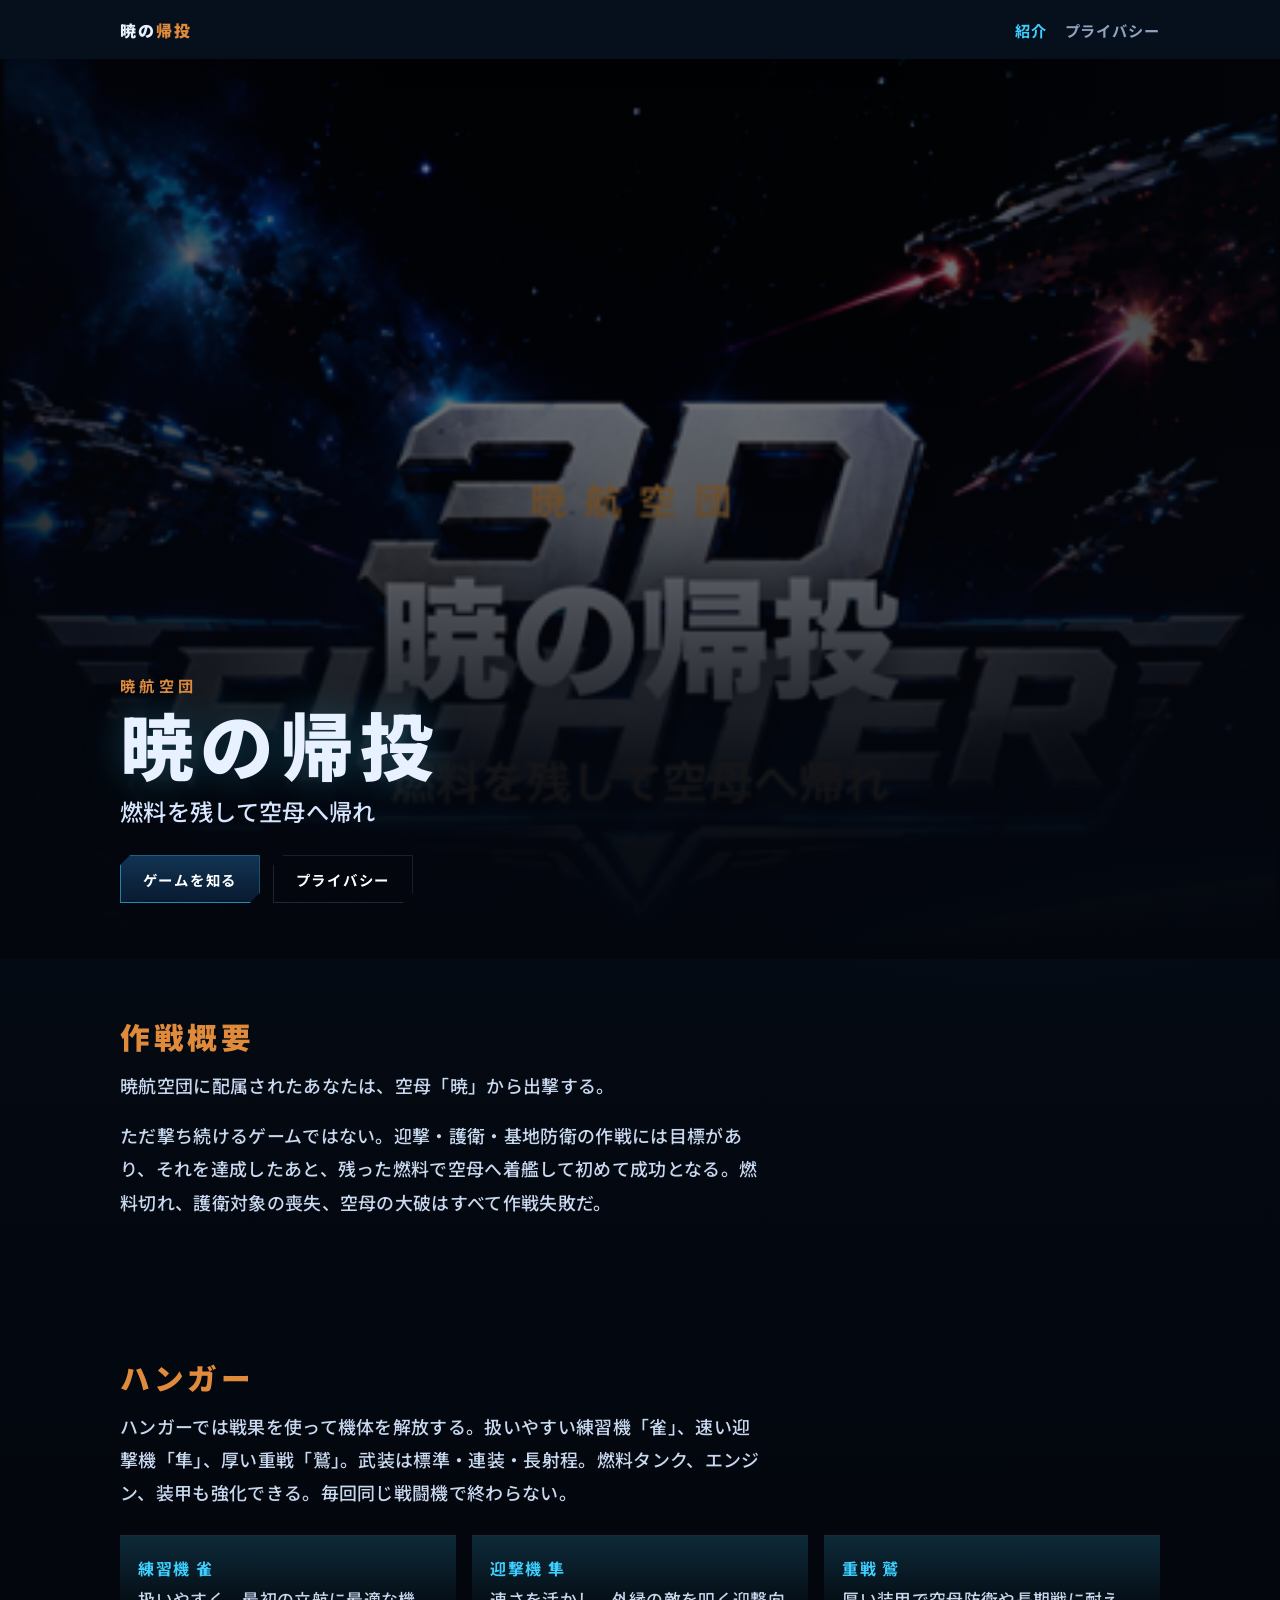
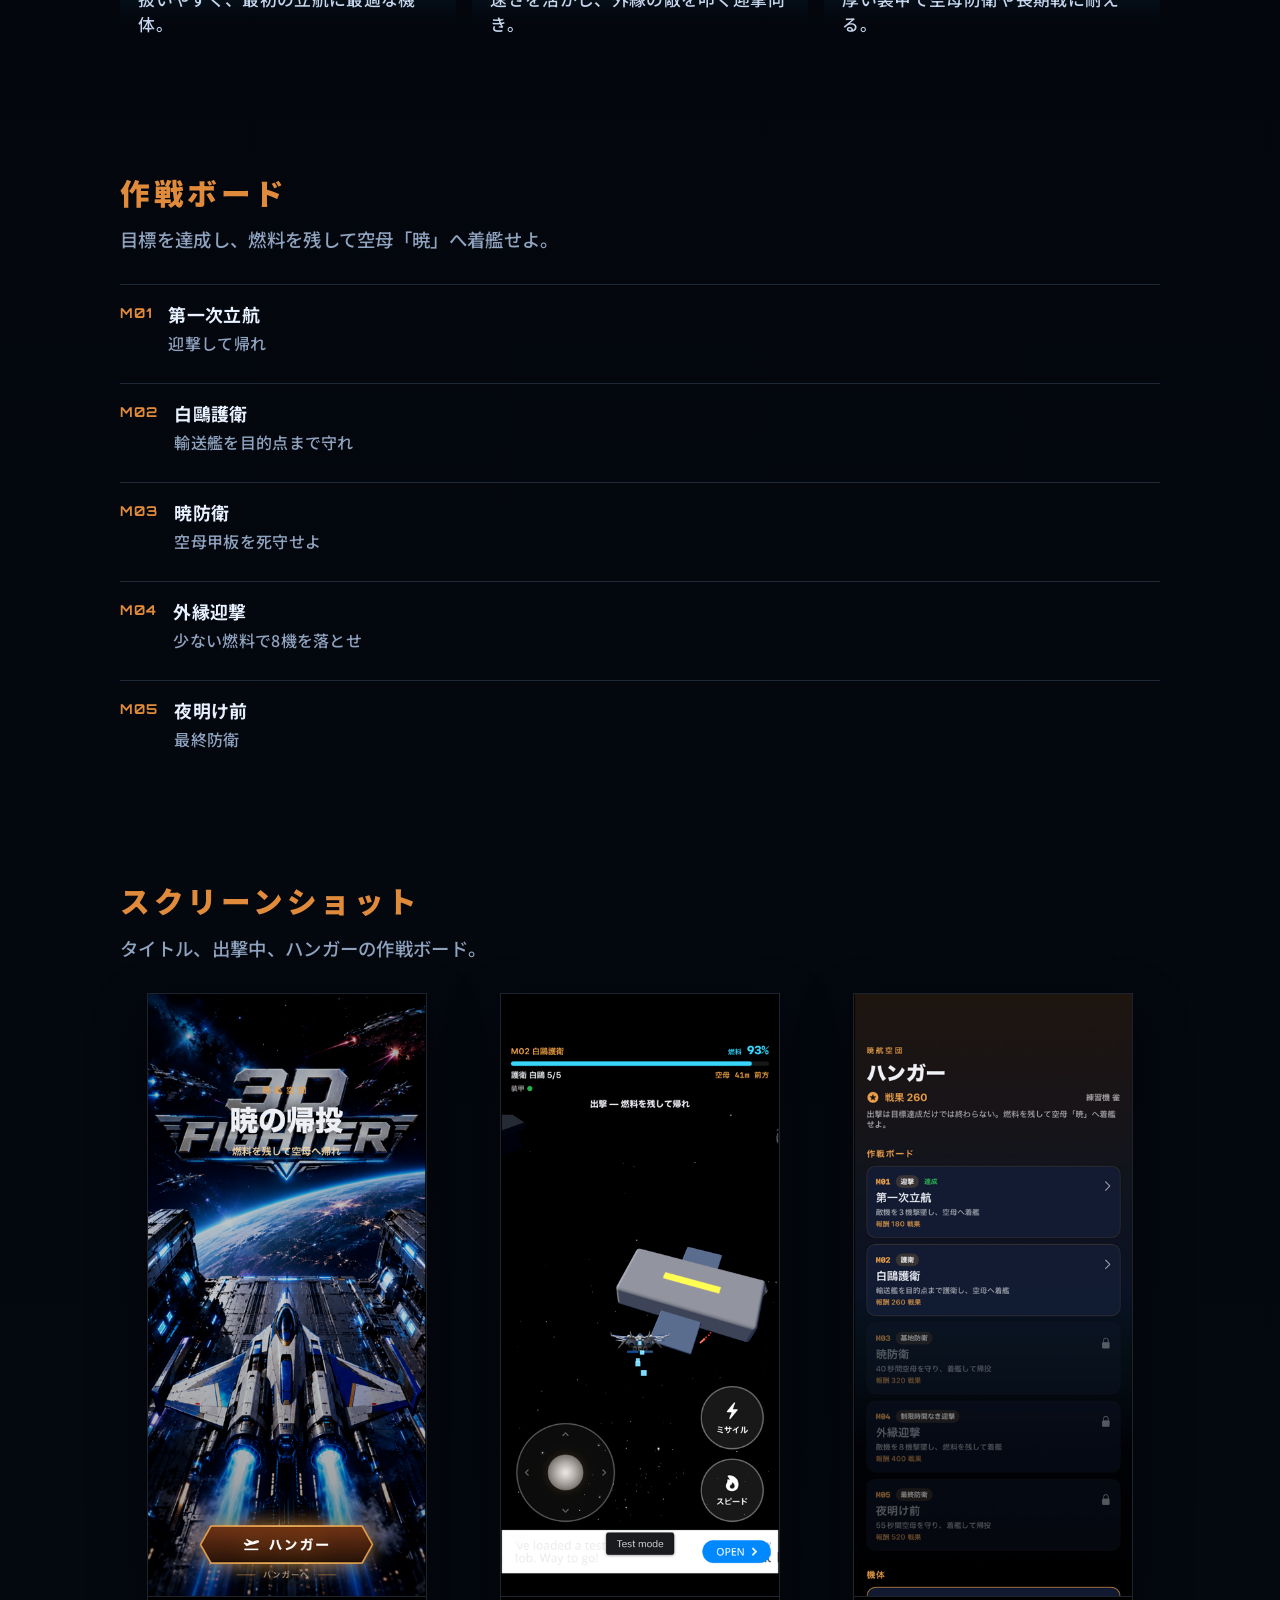
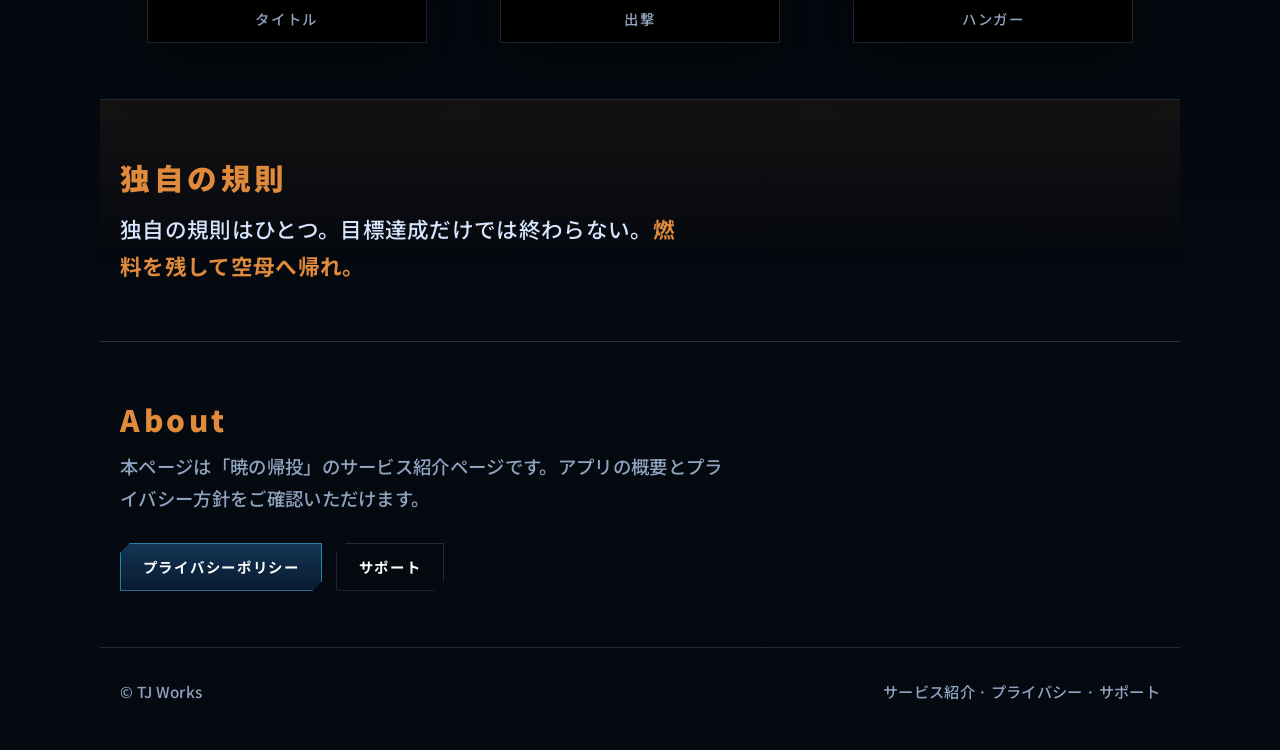
<file: index.html>
<!DOCTYPE html>
<html lang="ja">
<head>
  <meta charset="UTF-8">
  <meta name="viewport" content="width=device-width, initial-scale=1">
  <title>暁の帰投 — サービス紹介</title>
  <meta name="description" content="暁の帰投。燃料を残して空母へ帰れ。暁航空団に配属されたあなたは、空母「暁」から出撃する。迎撃・護衛・基地防衛のあと、着艦して初めて成功となる作戦型フライトシューティング。">
  <meta property="og:title" content="暁の帰投 — サービス紹介">
  <meta property="og:description" content="燃料を残して空母へ帰れ。目標達成だけでは終わらない、作戦型フライトシューティング。">
  <meta property="og:image" content="assets/hero.jpg">
  <meta name="theme-color" content="#03060d">
  <link rel="preconnect" href="https://fonts.googleapis.com">
  <link rel="preconnect" href="https://fonts.gstatic.com" crossorigin>
  <link href="https://fonts.googleapis.com/css2?family=Noto+Sans+JP:wght@500;700;900&family=Orbitron:wght@600;700;800&family=Rajdhani:wght@500;600;700&display=swap" rel="stylesheet">
  <link rel="stylesheet" href="styles.css">
</head>
<body>
  <div class="stars" aria-hidden="true"></div>

  <header class="site-header">
    <a class="logo" href="index.html">暁の<span>帰投</span></a>
    <nav class="nav" aria-label="メイン">
      <a href="index.html" aria-current="page">紹介</a>
      <a href="privacy.html">プライバシー</a>
    </nav>
  </header>

  <main>
    <section class="hero" aria-label="サービス紹介">
      <div class="hero-media">
        <img src="assets/out1.png" alt="暁の帰投 タイトル画面。空母甲板からの出撃シーン">
      </div>
      <div class="hero-content">
        <p class="eyebrow">暁航空団</p>
        <h1 class="brand-jp">暁の帰投</h1>
        <p class="lead">燃料を残して空母へ帰れ</p>
        <div class="cta-row">
          <a class="btn" href="#story">ゲームを知る</a>
          <a class="btn btn-ghost" href="privacy.html">プライバシー</a>
        </div>
      </div>
    </section>

    <section class="section" id="story">
      <h2>作戦概要</h2>
      <div class="prose">
        <p>暁航空団に配属されたあなたは、空母「暁」から出撃する。</p>
        <p>ただ撃ち続けるゲームではない。迎撃・護衛・基地防衛の作戦には目標があり、それを達成したあと、残った燃料で空母へ着艦して初めて成功となる。燃料切れ、護衛対象の喪失、空母の大破はすべて作戦失敗だ。</p>
      </div>
    </section>

    <section class="section" id="hangar">
      <h2>ハンガー</h2>
      <div class="prose">
        <p>ハンガーでは戦果を使って機体を解放する。扱いやすい練習機「雀」、速い迎撃機「隼」、厚い重戦「鷲」。武装は標準・連装・長射程。燃料タンク、エンジン、装甲も強化できる。毎回同じ戦闘機で終わらない。</p>
      </div>
      <div class="features">
        <article class="feature">
          <h3>練習機 雀</h3>
          <p>扱いやすく、最初の立航に最適な機体。</p>
        </article>
        <article class="feature">
          <h3>迎撃機 隼</h3>
          <p>速さを活かし、外縁の敵を叩く迎撃向き。</p>
        </article>
        <article class="feature">
          <h3>重戦 鷲</h3>
          <p>厚い装甲で空母防衛や長期戦に耐える。</p>
        </article>
      </div>
    </section>

    <section class="section" id="missions">
      <h2>作戦ボード</h2>
      <p>目標を達成し、燃料を残して空母「暁」へ着艦せよ。</p>
      <ul class="mission-list">
        <li>
          <span class="mission-id">M01</span>
          <div>
            <strong>第一次立航</strong>
            <span>迎撃して帰れ</span>
          </div>
        </li>
        <li>
          <span class="mission-id">M02</span>
          <div>
            <strong>白鷗護衛</strong>
            <span>輸送艦を目的点まで守れ</span>
          </div>
        </li>
        <li>
          <span class="mission-id">M03</span>
          <div>
            <strong>暁防衛</strong>
            <span>空母甲板を死守せよ</span>
          </div>
        </li>
        <li>
          <span class="mission-id">M04</span>
          <div>
            <strong>外縁迎撃</strong>
            <span>少ない燃料で8機を落とせ</span>
          </div>
        </li>
        <li>
          <span class="mission-id">M05</span>
          <div>
            <strong>夜明け前</strong>
            <span>最終防衛</span>
          </div>
        </li>
      </ul>
    </section>

    <section class="section" id="screens">
      <h2>スクリーンショット</h2>
      <p>タイトル、出撃中、ハンガーの作戦ボード。</p>
      <div class="shot-grid">
        <figure class="phone">
          <img src="assets/out1.png" alt="暁の帰投 タイトル画面">
          <figcaption>タイトル</figcaption>
        </figure>
        <figure class="phone">
          <img src="assets/out2.png" alt="暁の帰投 プレイ画面。白鷗護衛ミッション">
          <figcaption>出撃</figcaption>
        </figure>
        <figure class="phone">
          <img src="assets/out3.png" alt="暁の帰投 ハンガーと作戦ボード">
          <figcaption>ハンガー</figcaption>
        </figure>
      </div>
    </section>

    <section class="section rule" id="rule">
      <h2>独自の規則</h2>
      <p class="rule-text">独自の規則はひとつ。目標達成だけでは終わらない。<strong>燃料を残して空母へ帰れ。</strong></p>
    </section>

    <section class="section" id="about">
      <h2>About</h2>
      <p>本ページは「暁の帰投」のサービス紹介ページです。アプリの概要とプライバシー方針をご確認いただけます。</p>
      <div class="cta-row">
        <a class="btn" href="privacy.html">プライバシーポリシー</a>
        <a class="btn btn-ghost" href="mailto:support@corevista.jp">サポート</a>
      </div>
    </section>
  </main>

  <footer class="site-footer">
    <span>© TJ Works</span>
    <span>
      <a href="index.html">サービス紹介</a>
      ·
      <a href="privacy.html">プライバシー</a>
      ·
      <a href="mailto:support@corevista.jp">サポート</a>
    </span>
  </footer>
</body>
</html>
</file>
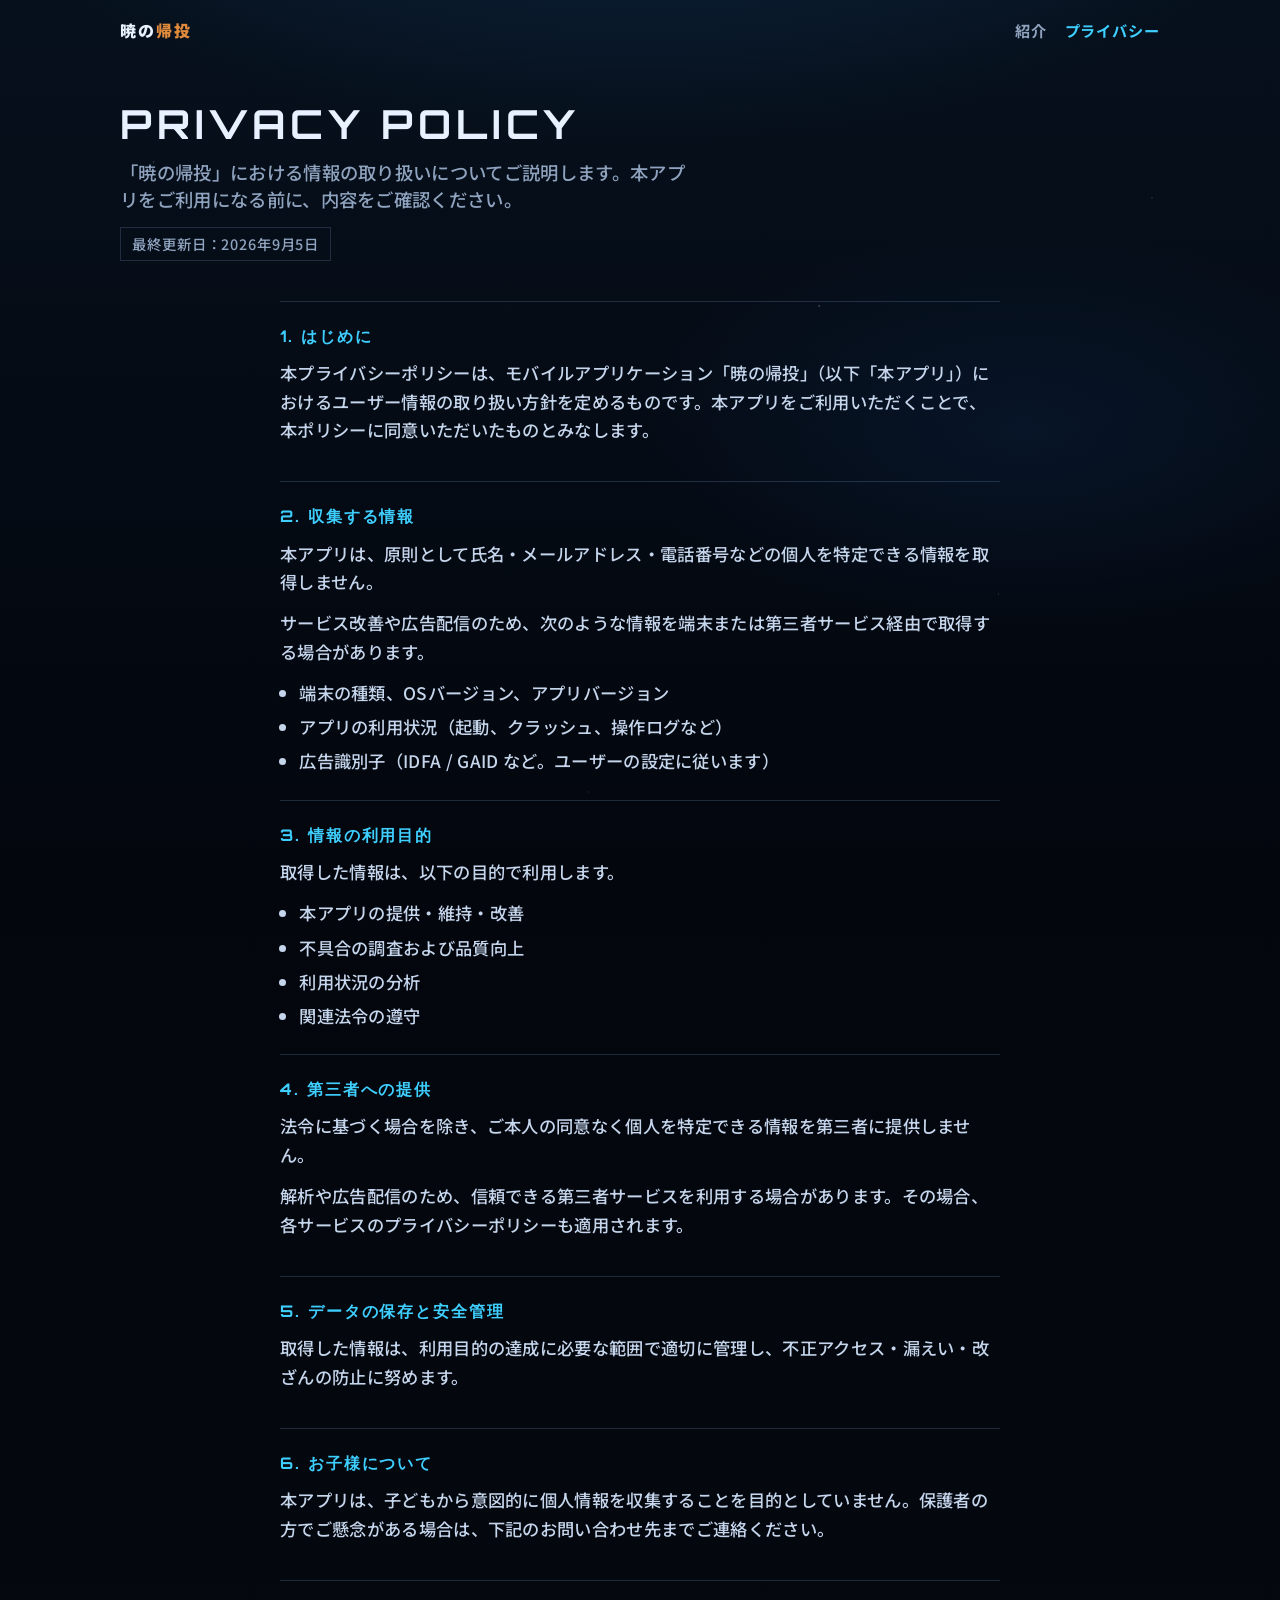
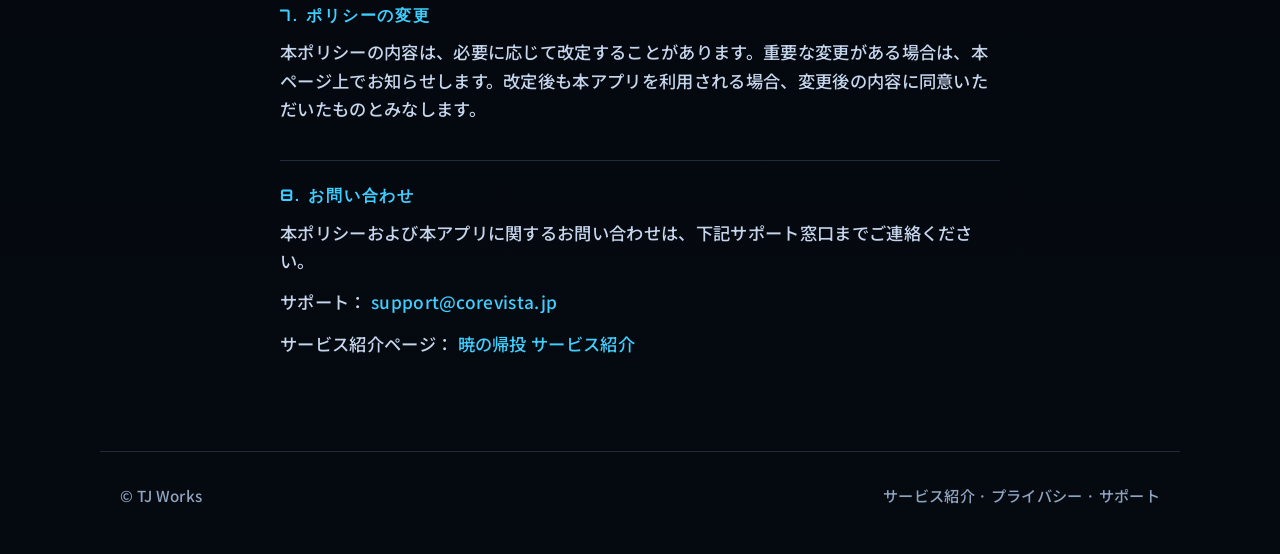
<file: privacy.html>
<!DOCTYPE html>
<html lang="ja">
<head>
  <meta charset="UTF-8">
  <meta name="viewport" content="width=device-width, initial-scale=1">
  <title>暁の帰投 — プライバシーポリシー</title>
  <meta name="description" content="暁の帰投のプライバシーポリシー。本アプリにおける個人情報の取り扱いについてご説明します。">
  <meta name="theme-color" content="#03060d">
  <link rel="preconnect" href="https://fonts.googleapis.com">
  <link rel="preconnect" href="https://fonts.gstatic.com" crossorigin>
  <link href="https://fonts.googleapis.com/css2?family=Noto+Sans+JP:wght@500;700;900&family=Orbitron:wght@600;700;800&family=Rajdhani:wght@500;600;700&display=swap" rel="stylesheet">
  <link rel="stylesheet" href="styles.css">
</head>
<body>
  <div class="stars" aria-hidden="true"></div>

  <header class="site-header">
    <a class="logo" href="index.html">暁の<span>帰投</span></a>
    <nav class="nav" aria-label="メイン">
      <a href="index.html">紹介</a>
      <a href="privacy.html" aria-current="page">プライバシー</a>
    </nav>
  </header>

  <main>
    <section class="page-hero">
      <h1>Privacy Policy</h1>
      <p>「暁の帰投」における情報の取り扱いについてご説明します。本アプリをご利用になる前に、内容をご確認ください。</p>
      <span class="updated">最終更新日：2026年9月5日</span>
    </section>

    <div class="policy">
      <article>
        <h2>1. はじめに</h2>
        <p>本プライバシーポリシーは、モバイルアプリケーション「暁の帰投」（以下「本アプリ」）におけるユーザー情報の取り扱い方針を定めるものです。本アプリをご利用いただくことで、本ポリシーに同意いただいたものとみなします。</p>
      </article>

      <article>
        <h2>2. 収集する情報</h2>
        <p>本アプリは、原則として氏名・メールアドレス・電話番号などの個人を特定できる情報を取得しません。</p>
        <p>サービス改善や広告配信のため、次のような情報を端末または第三者サービス経由で取得する場合があります。</p>
        <ul>
          <li>端末の種類、OSバージョン、アプリバージョン</li>
          <li>アプリの利用状況（起動、クラッシュ、操作ログなど）</li>
          <li>広告識別子（IDFA / GAID など。ユーザーの設定に従います）</li>
        </ul>
      </article>

      <article>
        <h2>3. 情報の利用目的</h2>
        <p>取得した情報は、以下の目的で利用します。</p>
        <ul>
          <li>本アプリの提供・維持・改善</li>
          <li>不具合の調査および品質向上</li>
          <li>利用状況の分析</li>
          <li>関連法令の遵守</li>
        </ul>
      </article>

      <article>
        <h2>4. 第三者への提供</h2>
        <p>法令に基づく場合を除き、ご本人の同意なく個人を特定できる情報を第三者に提供しません。</p>
        <p>解析や広告配信のため、信頼できる第三者サービスを利用する場合があります。その場合、各サービスのプライバシーポリシーも適用されます。</p>
      </article>

      <article>
        <h2>5. データの保存と安全管理</h2>
        <p>取得した情報は、利用目的の達成に必要な範囲で適切に管理し、不正アクセス・漏えい・改ざんの防止に努めます。</p>
      </article>

      <article>
        <h2>6. お子様について</h2>
        <p>本アプリは、子どもから意図的に個人情報を収集することを目的としていません。保護者の方でご懸念がある場合は、下記のお問い合わせ先までご連絡ください。</p>
      </article>

      <article>
        <h2>7. ポリシーの変更</h2>
        <p>本ポリシーの内容は、必要に応じて改定することがあります。重要な変更がある場合は、本ページ上でお知らせします。改定後も本アプリを利用される場合、変更後の内容に同意いただいたものとみなします。</p>
      </article>

      <article>
        <h2>8. お問い合わせ</h2>
        <p>本ポリシーおよび本アプリに関するお問い合わせは、下記サポート窓口までご連絡ください。</p>
        <p>サポート： <a href="mailto:support@corevista.jp">support@corevista.jp</a></p>
        <p>サービス紹介ページ： <a href="index.html">暁の帰投 サービス紹介</a></p>
      </article>
    </div>
  </main>

  <footer class="site-footer">
    <span>© TJ Works</span>
    <span>
      <a href="index.html">サービス紹介</a>
      ·
      <a href="privacy.html">プライバシー</a>
      ·
      <a href="mailto:support@corevista.jp">サポート</a>
    </span>
  </footer>
</body>
</html>
</file>
<file: styles.css>
:root {
  --bg-deep: #03060d;
  --bg-mid: #0a1424;
  --ink: #e8f1ff;
  --muted: #8fa3bf;
  --accent: #3ecfff;
  --warm: #e08a3c;
  --accent-dim: rgba(62, 207, 255, 0.18);
  --line: rgba(160, 200, 255, 0.18);
  --panel: rgba(8, 16, 30, 0.72);
  --font-display: "Orbitron", "Segoe UI", sans-serif;
  --font-jp: "Noto Sans JP", "Hiragino Sans", "Yu Gothic", sans-serif;
  --font-body: "Noto Sans JP", "Rajdhani", "Hiragino Sans", sans-serif;
  --max: 1080px;
}

*,
*::before,
*::after {
  box-sizing: border-box;
}

html {
  scroll-behavior: smooth;
}

body {
  margin: 0;
  min-height: 100vh;
  color: var(--ink);
  font-family: var(--font-body);
  font-weight: 500;
  letter-spacing: 0.02em;
  background:
    radial-gradient(1200px 600px at 50% -10%, rgba(40, 110, 180, 0.28), transparent 60%),
    radial-gradient(800px 400px at 80% 20%, rgba(20, 70, 140, 0.16), transparent 50%),
    linear-gradient(180deg, #06101c 0%, var(--bg-deep) 40%, #050910 100%);
  overflow-x: hidden;
}

img,
video {
  max-width: 100%;
  display: block;
}

a {
  color: var(--accent);
  text-decoration: none;
}

a:hover {
  text-decoration: underline;
}

.stars {
  position: fixed;
  inset: 0;
  pointer-events: none;
  z-index: 0;
  background-image:
    radial-gradient(1px 1px at 12% 18%, rgba(255, 255, 255, 0.7), transparent),
    radial-gradient(1px 1px at 28% 72%, rgba(255, 255, 255, 0.45), transparent),
    radial-gradient(1.5px 1.5px at 64% 34%, rgba(255, 255, 255, 0.55), transparent),
    radial-gradient(1px 1px at 78% 66%, rgba(255, 255, 255, 0.4), transparent),
    radial-gradient(1px 1px at 90% 22%, rgba(255, 255, 255, 0.5), transparent),
    radial-gradient(1px 1px at 46% 88%, rgba(255, 255, 255, 0.35), transparent);
  opacity: 0.55;
  animation: twinkle 8s ease-in-out infinite alternate;
}

@keyframes twinkle {
  from { opacity: 0.35; }
  to { opacity: 0.7; }
}

.site-header {
  position: relative;
  z-index: 2;
  display: flex;
  align-items: center;
  justify-content: space-between;
  gap: 1rem;
  max-width: var(--max);
  margin: 0 auto;
  padding: 1.1rem 1.25rem;
}

.logo {
  font-family: var(--font-jp);
  font-weight: 900;
  font-size: 1rem;
  letter-spacing: 0.12em;
  color: var(--ink);
  text-decoration: none;
}

.logo span {
  color: var(--warm);
}

.nav {
  display: flex;
  gap: 1.1rem;
  font-size: 0.95rem;
  font-weight: 700;
  letter-spacing: 0.06em;
}

.nav a {
  color: var(--muted);
  text-decoration: none;
}

.nav a:hover,
.nav a[aria-current="page"] {
  color: var(--accent);
}

.hero {
  position: relative;
  z-index: 1;
  min-height: 100svh;
  display: grid;
  align-items: end;
  overflow: hidden;
}

.hero-media {
  position: absolute;
  inset: 0;
  z-index: 0;
}

.hero-media video,
.hero-media img {
  width: 100%;
  height: 100%;
  object-fit: cover;
  object-position: center top;
}

.hero-media::after {
  content: "";
  position: absolute;
  inset: 0;
  background:
    linear-gradient(180deg, rgba(3, 6, 13, 0.25) 0%, rgba(3, 6, 13, 0.35) 35%, rgba(3, 6, 13, 0.92) 78%, var(--bg-deep) 100%),
    linear-gradient(90deg, rgba(3, 6, 13, 0.45), transparent 30%, transparent 70%, rgba(3, 6, 13, 0.45));
}

.hero-content {
  position: relative;
  z-index: 1;
  max-width: var(--max);
  width: 100%;
  margin: 0 auto;
  padding: 2rem 1.25rem 3.5rem;
  animation: rise 1s ease-out both;
}

@keyframes rise {
  from {
    opacity: 0;
    transform: translateY(28px);
  }
  to {
    opacity: 1;
    transform: translateY(0);
  }
}

.eyebrow {
  margin: 0 0 0.55rem;
  font-family: var(--font-jp);
  font-size: 0.95rem;
  font-weight: 700;
  letter-spacing: 0.28em;
  color: var(--warm);
}

.brand-jp {
  margin: 0 0 0.7rem;
  font-family: var(--font-jp);
  font-size: clamp(2.6rem, 10vw, 4.6rem);
  font-weight: 900;
  line-height: 1.05;
  letter-spacing: 0.08em;
  text-shadow: 0 0 40px rgba(62, 207, 255, 0.28);
}

.lead {
  max-width: 34rem;
  margin: 0 0 1.6rem;
  font-size: clamp(1.15rem, 3.2vw, 1.45rem);
  line-height: 1.55;
  color: #d7e6ff;
}

.cta-row {
  display: flex;
  flex-wrap: wrap;
  gap: 0.85rem;
}

.btn {
  display: inline-flex;
  align-items: center;
  justify-content: center;
  min-height: 3rem;
  padding: 0.7rem 1.35rem;
  border: 1px solid rgba(62, 207, 255, 0.55);
  background: linear-gradient(180deg, rgba(30, 90, 140, 0.55), rgba(10, 30, 55, 0.85));
  color: #fff;
  font-family: var(--font-jp);
  font-size: 0.9rem;
  font-weight: 700;
  letter-spacing: 0.12em;
  text-decoration: none;
  clip-path: polygon(10px 0, 100% 0, 100% calc(100% - 10px), calc(100% - 10px) 100%, 0 100%, 0 10px);
  transition: transform 0.2s ease, box-shadow 0.2s ease, background 0.2s ease;
}

.btn:hover {
  transform: translateY(-2px);
  text-decoration: none;
  box-shadow: 0 8px 28px rgba(62, 207, 255, 0.22);
  background: linear-gradient(180deg, rgba(40, 120, 180, 0.7), rgba(12, 40, 70, 0.9));
}

.btn-ghost {
  background: transparent;
  border-color: var(--line);
}

.section {
  position: relative;
  z-index: 1;
  max-width: var(--max);
  margin: 0 auto;
  padding: 3.5rem 1.25rem;
}

.section h2 {
  margin: 0 0 0.65rem;
  font-family: var(--font-jp);
  font-size: clamp(1.35rem, 4vw, 1.85rem);
  font-weight: 900;
  letter-spacing: 0.12em;
  color: var(--warm);
}

.section > p {
  margin: 0 0 1.8rem;
  max-width: 38rem;
  color: var(--muted);
  font-size: 1.15rem;
  line-height: 1.7;
}

.prose {
  max-width: 40rem;
  margin-bottom: 1.6rem;
}

.prose p {
  margin: 0 0 1.1rem;
  color: #c8d8ef;
  font-size: 1.12rem;
  line-height: 1.85;
}

.prose p:last-child {
  margin-bottom: 0;
}

.features {
  display: grid;
  gap: 1rem;
}

@media (min-width: 720px) {
  .features {
    grid-template-columns: repeat(3, 1fr);
  }
}

.feature {
  padding: 1.25rem 1.15rem 1.35rem;
  border-top: 1px solid var(--line);
  background: linear-gradient(180deg, var(--accent-dim), transparent 70%);
  animation: fade-up 0.8s ease both;
}

.feature:nth-child(2) { animation-delay: 0.1s; }
.feature:nth-child(3) { animation-delay: 0.2s; }

@keyframes fade-up {
  from {
    opacity: 0;
    transform: translateY(16px);
  }
  to {
    opacity: 1;
    transform: translateY(0);
  }
}

.feature h3 {
  margin: 0 0 0.45rem;
  font-family: var(--font-jp);
  font-size: 1rem;
  font-weight: 700;
  letter-spacing: 0.08em;
  color: var(--accent);
}

.feature p {
  margin: 0;
  color: #c5d5ec;
  font-size: 1.05rem;
  line-height: 1.5;
}

.mission-list {
  margin: 0;
  padding: 0;
  list-style: none;
  display: grid;
  gap: 0.75rem;
}

.mission-list li {
  display: grid;
  grid-template-columns: auto 1fr;
  gap: 1rem;
  align-items: start;
  padding: 1rem 0;
  border-top: 1px solid var(--line);
  animation: fade-up 0.7s ease both;
}

.mission-list li:nth-child(2) { animation-delay: 0.05s; }
.mission-list li:nth-child(3) { animation-delay: 0.1s; }
.mission-list li:nth-child(4) { animation-delay: 0.15s; }
.mission-list li:nth-child(5) { animation-delay: 0.2s; }

.mission-id {
  font-family: var(--font-display);
  font-size: 0.85rem;
  font-weight: 700;
  letter-spacing: 0.08em;
  color: var(--warm);
  padding-top: 0.15rem;
}

.mission-list strong {
  display: block;
  margin-bottom: 0.25rem;
  font-size: 1.12rem;
  font-weight: 700;
  color: var(--ink);
}

.mission-list span:not(.mission-id) {
  color: var(--muted);
  font-size: 1rem;
  line-height: 1.5;
}

.shot-grid {
  display: grid;
  gap: 1.25rem;
  justify-items: center;
}

@media (min-width: 760px) {
  .shot-grid {
    grid-template-columns: repeat(3, 1fr);
    align-items: start;
  }
}

.phone {
  position: relative;
  margin: 0;
  width: 100%;
  max-width: 280px;
  border: 1px solid var(--line);
  background: #000;
  overflow: hidden;
  box-shadow: 0 20px 50px rgba(0, 0, 0, 0.45);
  animation: fade-up 0.9s ease both;
}

.phone:nth-child(2) { animation-delay: 0.1s; }
.phone:nth-child(3) { animation-delay: 0.2s; }

.phone img {
  width: 100%;
  aspect-ratio: 9 / 19.5;
  object-fit: cover;
  object-position: center top;
}

.phone figcaption {
  padding: 0.65rem 0.75rem 0.85rem;
  border-top: 1px solid var(--line);
  color: var(--muted);
  font-size: 0.9rem;
  letter-spacing: 0.12em;
  text-align: center;
}

.rule {
  border-top: 1px solid var(--line);
  border-bottom: 1px solid var(--line);
  background: linear-gradient(180deg, rgba(224, 138, 60, 0.08), transparent 70%);
}

.rule-text {
  max-width: 36rem !important;
  margin-bottom: 0 !important;
  color: #d7e6ff !important;
  font-size: clamp(1.15rem, 3vw, 1.35rem) !important;
  line-height: 1.75 !important;
}

.rule-text strong {
  color: var(--warm);
}

.site-footer {
  position: relative;
  z-index: 1;
  max-width: var(--max);
  margin: 0 auto;
  padding: 2rem 1.25rem 3rem;
  border-top: 1px solid var(--line);
  color: var(--muted);
  font-size: 0.95rem;
  display: flex;
  flex-wrap: wrap;
  gap: 0.75rem 1.5rem;
  justify-content: space-between;
}

.site-footer a {
  color: var(--muted);
}

.site-footer a:hover {
  color: var(--accent);
}

/* Privacy page */
.page-hero {
  position: relative;
  z-index: 1;
  max-width: var(--max);
  margin: 0 auto;
  padding: 2.5rem 1.25rem 1rem;
  animation: rise 0.8s ease both;
}

.page-hero h1 {
  margin: 0 0 0.6rem;
  font-family: var(--font-display);
  font-size: clamp(1.7rem, 5vw, 2.5rem);
  letter-spacing: 0.12em;
  text-transform: uppercase;
}

.page-hero p {
  margin: 0;
  max-width: 36rem;
  color: var(--muted);
  font-size: 1.15rem;
  line-height: 1.5;
}

.policy {
  position: relative;
  z-index: 1;
  max-width: 760px;
  margin: 0 auto;
  padding: 1.5rem 1.25rem 3.5rem;
}

.policy article {
  padding: 1.5rem 0;
  border-top: 1px solid var(--line);
  animation: fade-up 0.7s ease both;
}

.policy h2 {
  margin: 0 0 0.7rem;
  font-family: var(--font-display);
  font-size: 1rem;
  letter-spacing: 0.12em;
  text-transform: uppercase;
  color: var(--accent);
}

.policy p,
.policy li {
  color: #c5d5ec;
  font-size: 1.08rem;
  line-height: 1.65;
}

.policy p {
  margin: 0 0 0.8rem;
}

.policy ul {
  margin: 0;
  padding-left: 1.2rem;
}

.policy li + li {
  margin-top: 0.35rem;
}

.updated {
  display: inline-block;
  margin-top: 0.8rem;
  padding: 0.35rem 0.7rem;
  border: 1px solid var(--line);
  color: var(--muted);
  font-size: 0.9rem;
  letter-spacing: 0.06em;
}

@media (prefers-reduced-motion: reduce) {
  *,
  *::before,
  *::after {
    animation: none !important;
    transition: none !important;
  }

  html {
    scroll-behavior: auto;
  }
}
</file>
